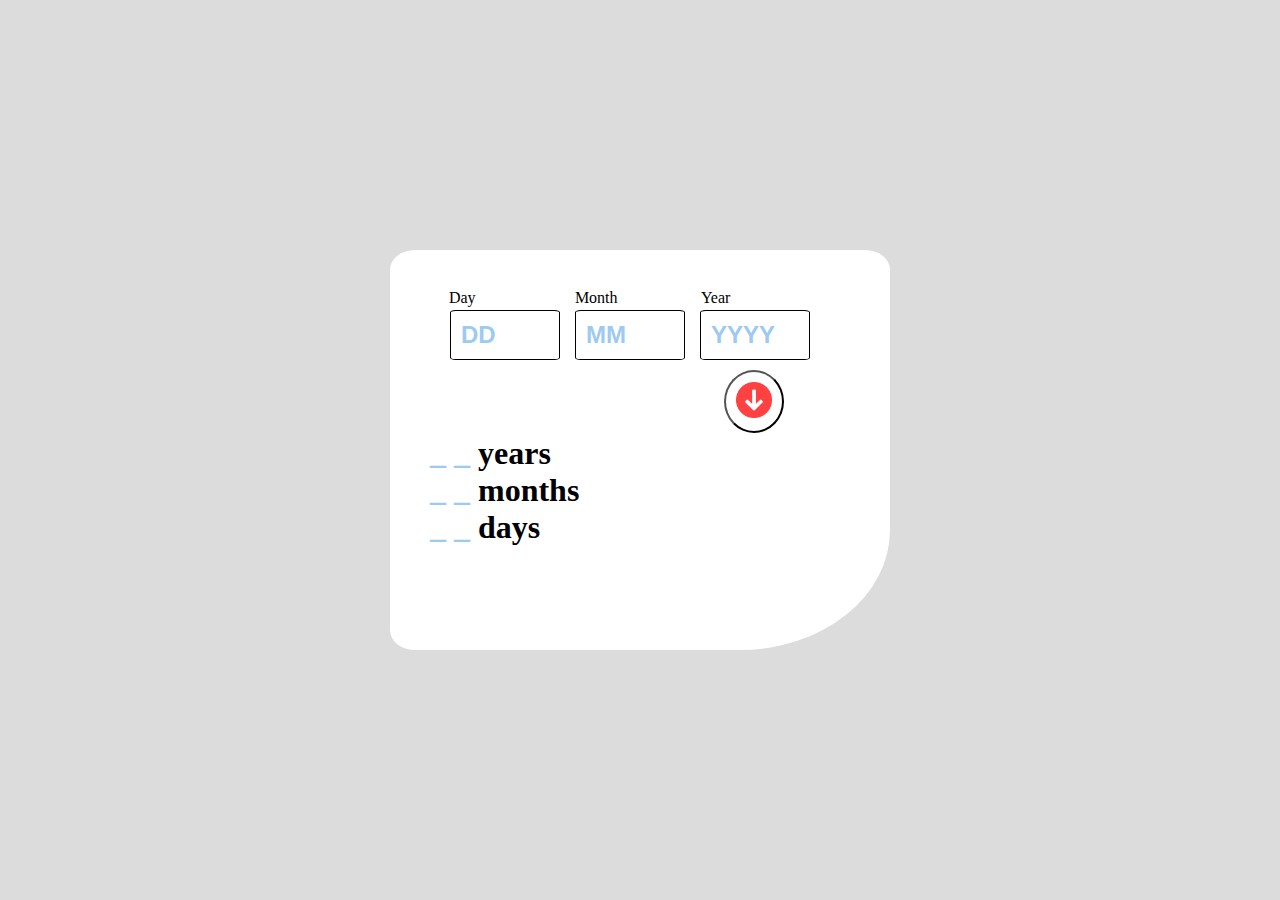
<file: ageCalculator/index.html>
<!DOCTYPE html>
<html lang="en">
<head>
    <meta charset="UTF-8">
    <meta name="viewport" content="width=device-width, initial-scale=1.0">
    <title>Age Calculator</title>
    <link rel="stylesheet" href="./style.css">
</head>
<body>

    <div class="main">
        <div class="input">
            <form>
                
                <input type="number" id="day" placeholder="DD">
                <span class="after-content-day"> Day </span>

               
                <input type="number" id="month" placeholder="MM">
                <span class="after-content-month"> Month </span>

                
                <input type="number" id="year" placeholder="YYYY">
                <span class="after-content-year"> Year </span>
            
               
                
            </form>
            <button id="submitButton"><img src="./down_arrow.png" alt="button-image"> </button>

        </div>

        <div class="result">
            <h1> <span id="resultYear"> _ _</span>    years</h1>
            <h1> <span id="resultMonth"> _ _</span>  months</h1>
            <h1> <span id="resultDay"> _ _</span>  days</h1>

        </div>
    </div>








    <script src="./script.js" defer></script>
    
</body>
</html>
</file>
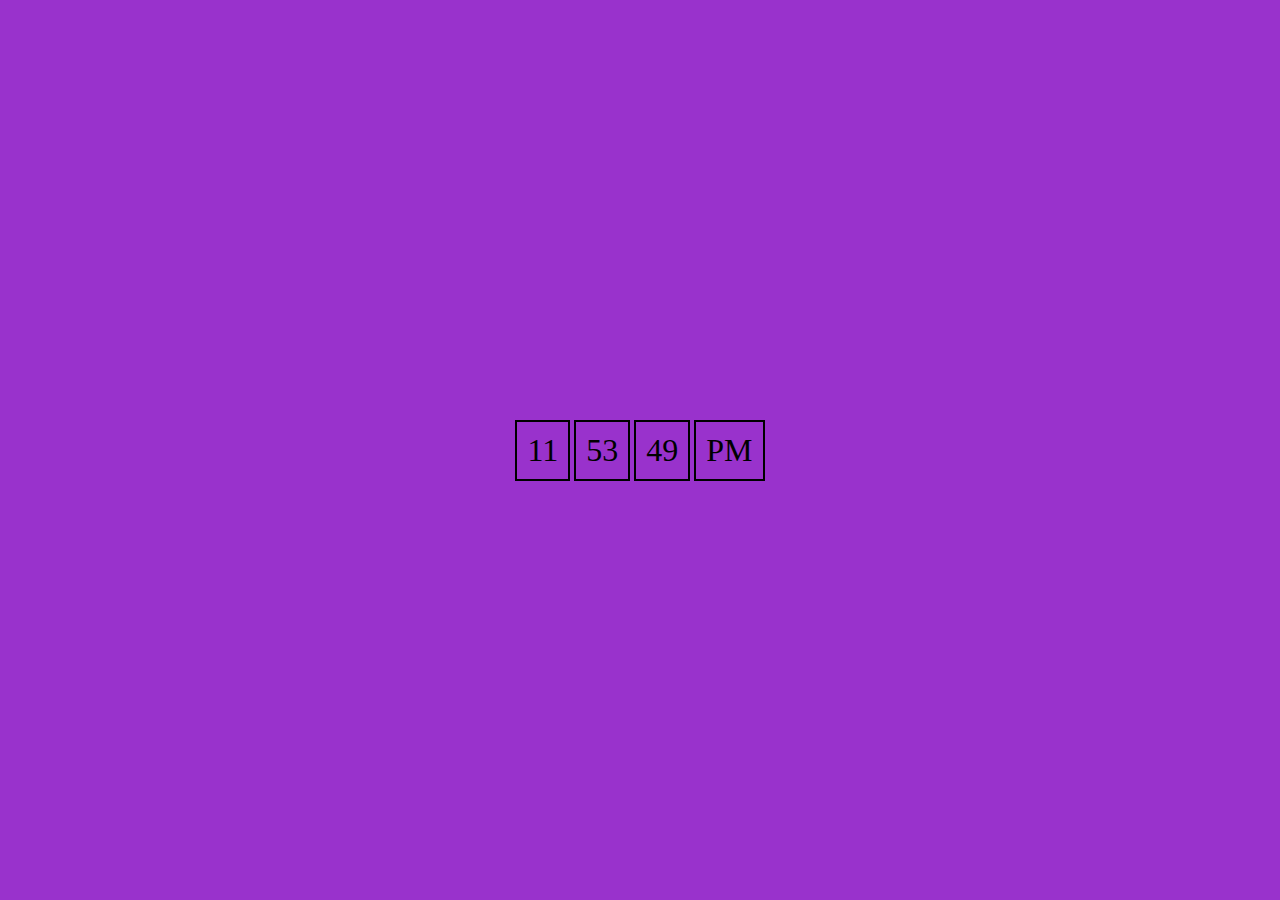
<file: digital_clock/index.html>
<!DOCTYPE html>
<html lang="en">
<head>
    <meta charset="UTF-8">
    <meta name="viewport" content="width=device-width, initial-scale=1.0">
    <title>Digital Clock</title>
    <link rel="stylesheet" href="style.css">
</head>
<body>
    <div class="window">
        <div class="box hour">
            <h1> 12 </h1>
        </div>
        <div class="box minute">
            <h1> 00 </h1>
        </div>
        <div class="box second">
            <h1> 00</h1>
        </div>
        <div class="box amPm">
            <h1>PM</h1>
        </div>

    </div>


    <script src="script.js"></script>
    
</body>
</html>
</file>
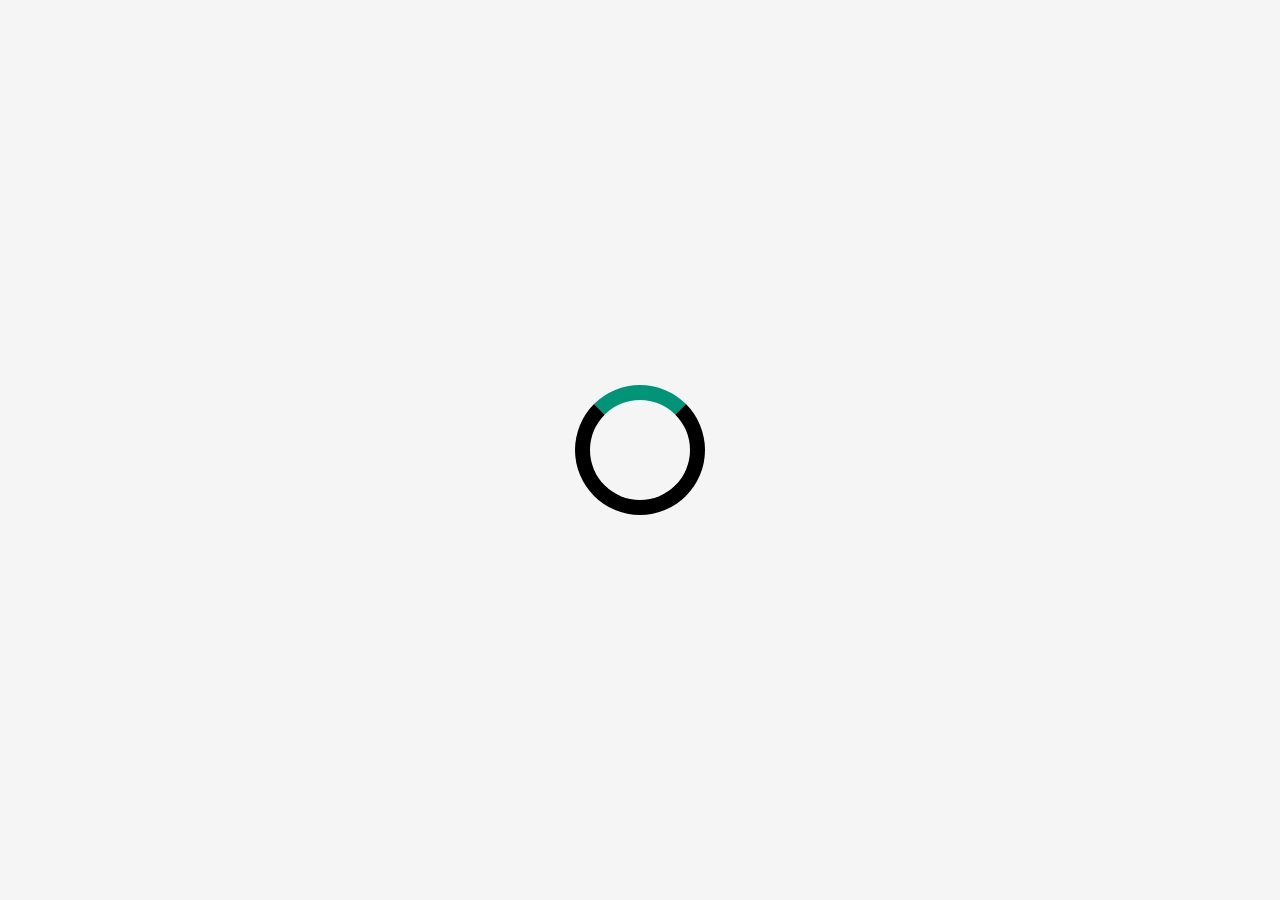
<file: loading_spinner/index.html>
<!DOCTYPE html>
<html lang="en">
<head>
    <meta charset="UTF-8">
    <meta name="viewport" content="width=device-width, initial-scale=1.0">
    <title>Loading Spinner</title>
    <link rel="stylesheet" href="style.css">
</head>
<body>
    <div class="loader">

    </div>
</body>
</html>
</file>
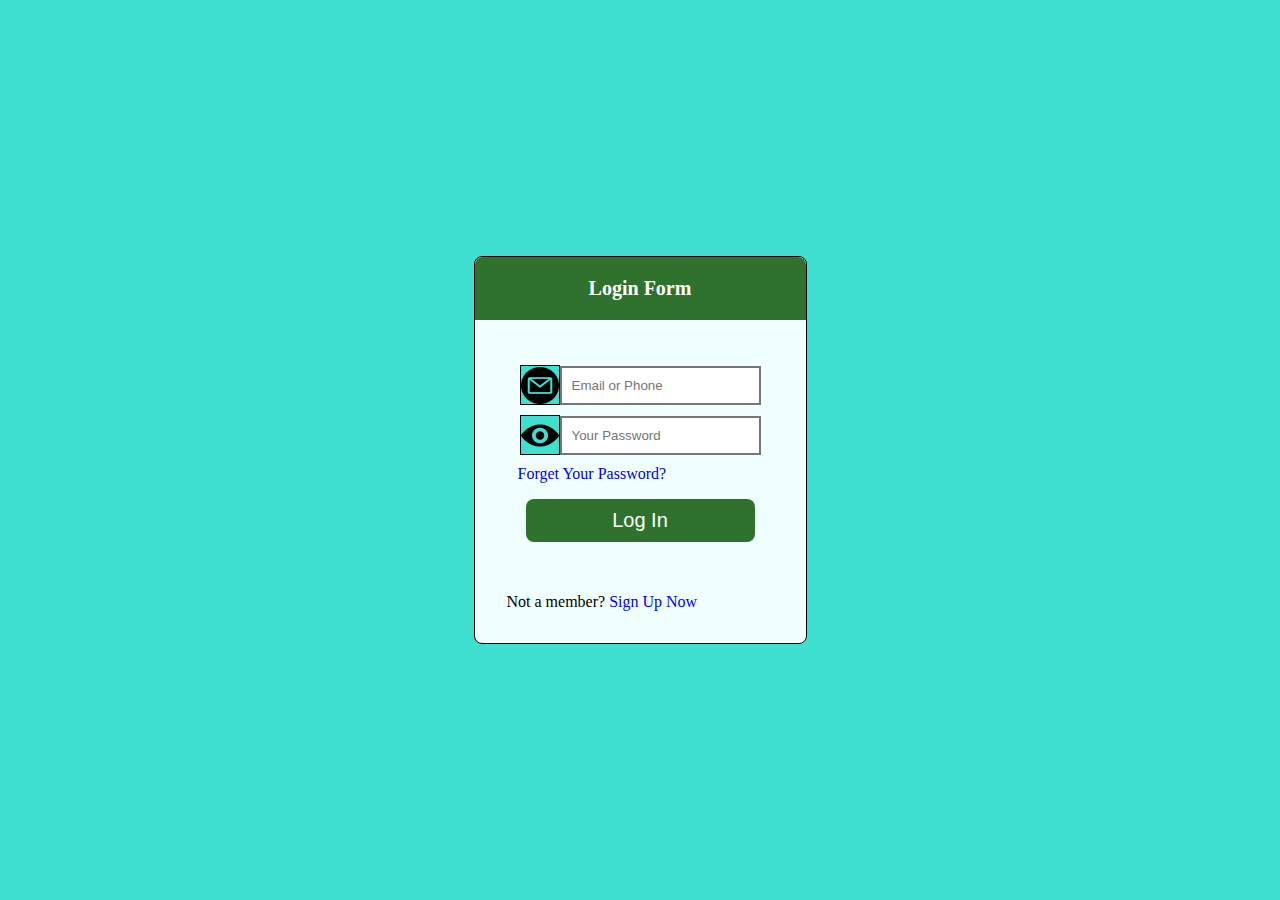
<file: login_form/index.html>
<!DOCTYPE html>
<html lang="en">
<head>
    <meta charset="UTF-8">
    <meta name="viewport" content="width=device-width, initial-scale=1.0">
    <title>Login Form</title>
    <link rel="stylesheet" href="style.css">
</head>
<body>
    <div class="main-body">
        <div class="title-bar">
            <span> Login Form</span>
        </div>

        <div class="form">
            <form action="#">
                <div class="form-item">
                    <img src="email.png"/> 
                    <input type="text" placeholder="Email or Phone" required>
                </div>
                <div class="form-item">
                    <img src="eye.png"/> 
                    <input type="text" placeholder="Your Password" required>
                </div>

                <div class="forget-pass">
                    <span> <a href="#"> Forget Your Password?</a> </span>
                </div>

                <div class="form-item btn">
                    <input  type="submit" value="Log In">
                </div>

            </form>


        </div>


        <div class="last-line">
            <span> Not a member?  <a href="#">Sign Up Now</a>  </span>
        </div>
        

    </div>
    
</body>
</html>
</file>
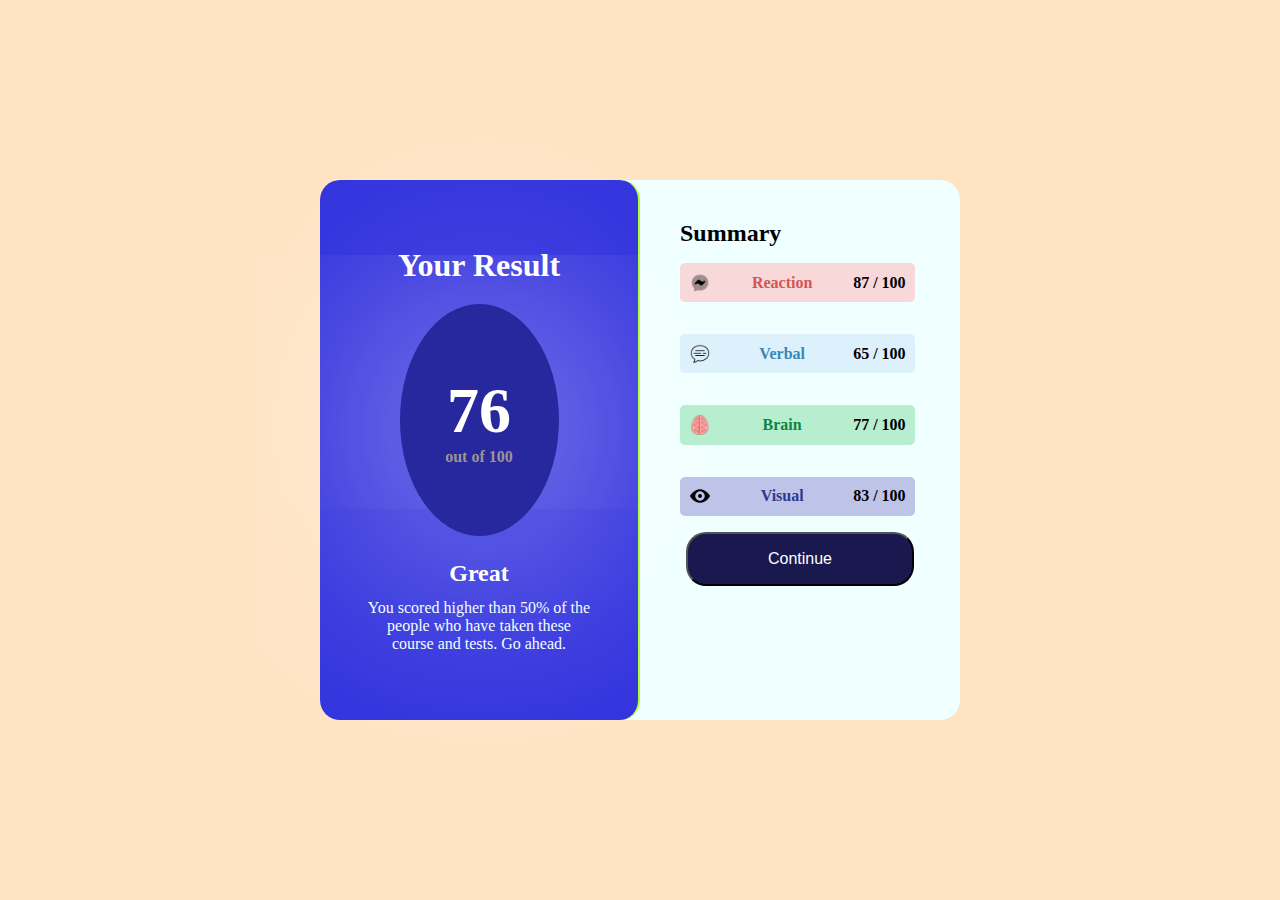
<file: result_summary/index.html>
<!DOCTYPE html>
<html lang="en">
<head>
    <meta charset="UTF-8">
    <meta name="viewport" content="width=device-width, initial-scale=1.0">
    <title>Result Summary </title>
    <link rel="stylesheet" href="style.css">
</head>
<body>
    <div class="main">
        <div class="component">
            <div class="left">

                <div class="title">
                    <h1>Your Result</h1>
                </div>

                <div class="score">

                    <div class="circle">
                        <h1>76</h1>
                        <h2> out of 100</h2>
                    </div>


                </div>

                <div class="comment">
                    <span>Great</span>
                    <p>You scored higher than 50% of the people who have taken these course and tests. Go ahead.</p>

                    


                </div>

            </div>
            <div class="right">

                <div class="title">
                    <h2> Summary</h2>
                </div>

                <div class="scores">
                    <div class="score reaction">
                        <img src="./media/reaction.png">
                        <h1> Reaction</h1>
                        <h1 class="number">87 / 100</h1>
                    </div>
                    <div class="score verbal">
                        <img src="./media/verbal.png">
                        <h1>      Verbal</h1>
                        <h1 class="number">65 / 100</h1>
                    </div>
                    <div class="score brain">
                        <img src="./media/brain.png">
                        <h1> Brain</h1>
                        <h1 class="number">77 / 100</h1>
                    </div>
                    <div class="score visual">
                        <img src="./media/visual.png">
                        <h1> Visual</h1>
                        <h1 class="number">83 / 100</h1>
                    </div>
                </div>

                <div class="button">
                    <button type="submit"> Continue </button>
                </div>

            </div>
        </div>
        
    </div>
    
</body>
</html>
</file>
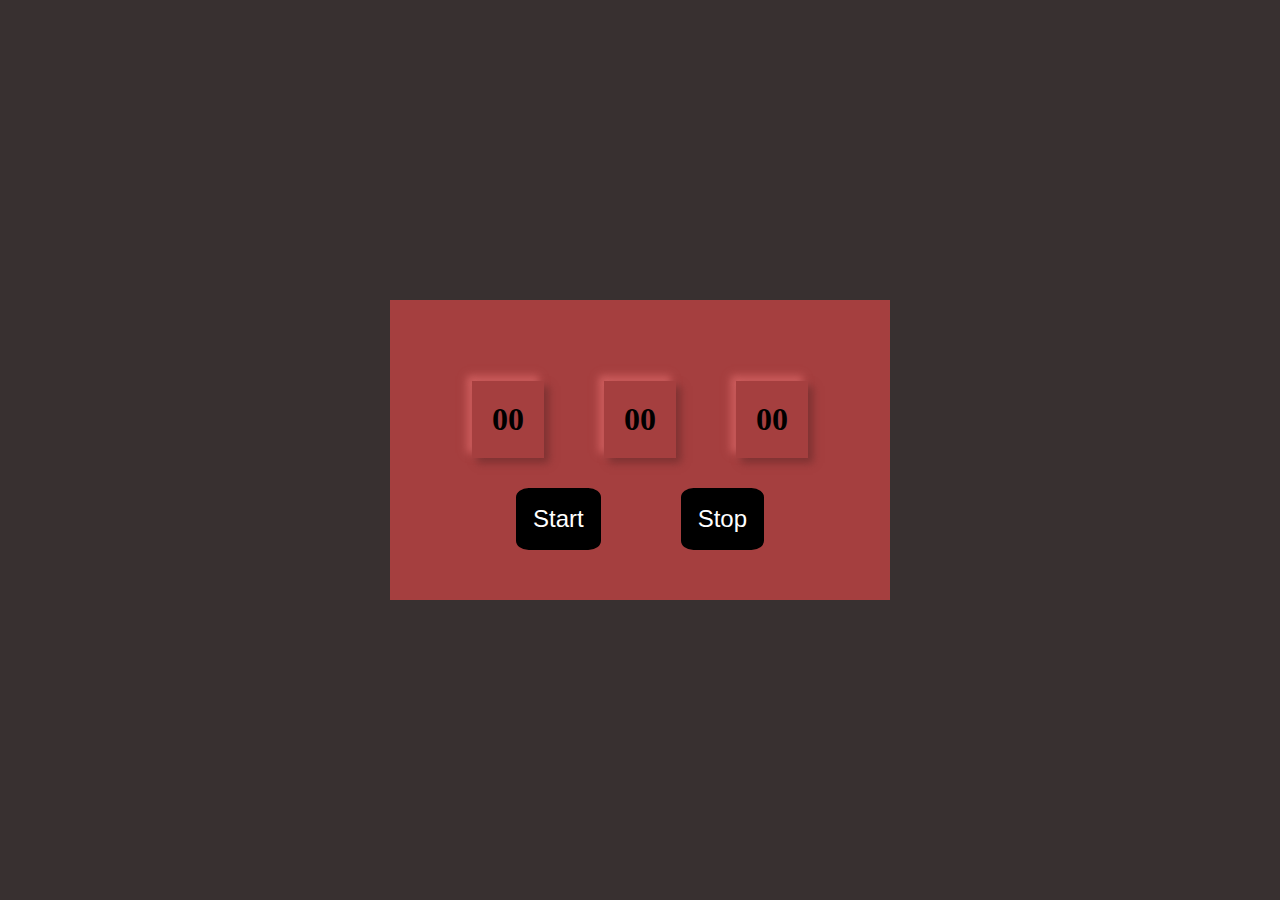
<file: stopwatch/index.html>
<!DOCTYPE html>
<html lang="en">
<head>
    <meta charset="UTF-8">
    <meta name="viewport" content="width=device-width, initial-scale=1.0">
    <title>StopWatch</title>
    <link rel="stylesheet" href="./style.css">
</head>
<body>

    <div class="main">

        <div class="timer">
            <h1 id="hour">00</h1>
            <h1 id="minute">00</h1>
            <h1 id="second">00</h1>

        </div>
        <div class="button">
            <div class="start">
                <button type="button" id="start">Start</button>
            </div>
            <div class="stop">
                <button type="button" id="stop">Stop</button>
            </div>
        </div>


    </div>




    <script src="./script.js" defer></script>

</body>
</html>
</file>
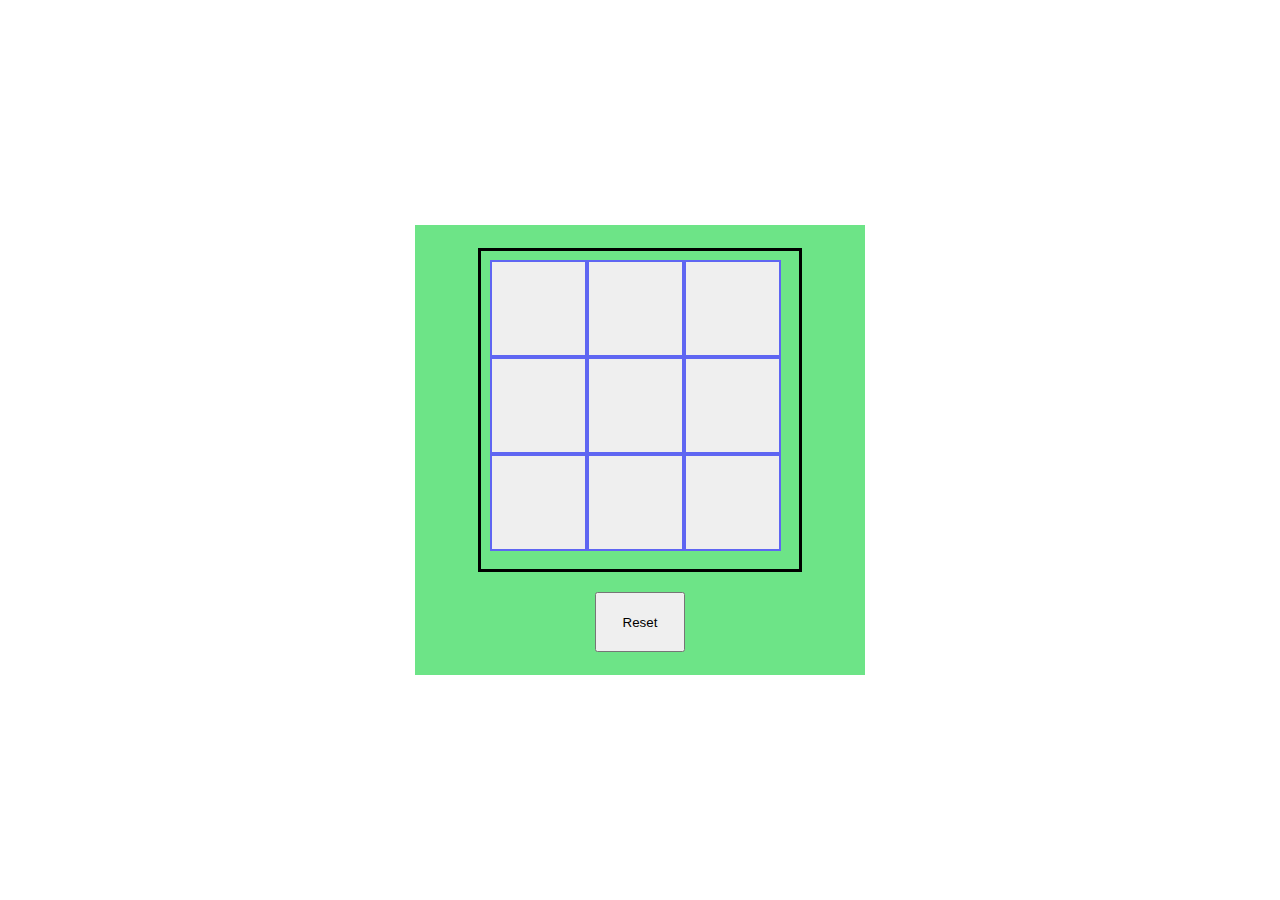
<file: Tic_Tac_Toe_Game/index.html>
<!DOCTYPE html>
<html lang="en">
  <head>
    <meta charset="UTF-8" />
    <meta http-equiv="X-UA-Compatible" content="IE=edge" />
    <meta name="viewport" content="width=device-width, initial-scale=1.0" />
  
    <link rel="stylesheet" href="./style.css" />
    <title>Ninja Tic Tac Toe</title>
  </head>

  <body>


    <div class="container">
        <div class="playbox">
            <div class="row">
                <button class="box" id="1"></button>
                <button class="box" id="2"></button>
                <button class="box" id="3"></button>
            </div>
            <div class="row">
                <button class="box" id="4"></button>
                <button class="box" id="5"></button>
                <button class="box" id="6"></button>
            </div>
            <div class="row">
                <button class="box" id="7"></button>
                <button class="box" id="8"></button>
                <button class="box" id="9"></button>
            </div>
            <div class="winner" > </div>
        </div>

        <button class="reset"> Reset </button>
    </div>
    
    



    <script src="./main.js"> </script>
    
  </body>
</html>
</file>
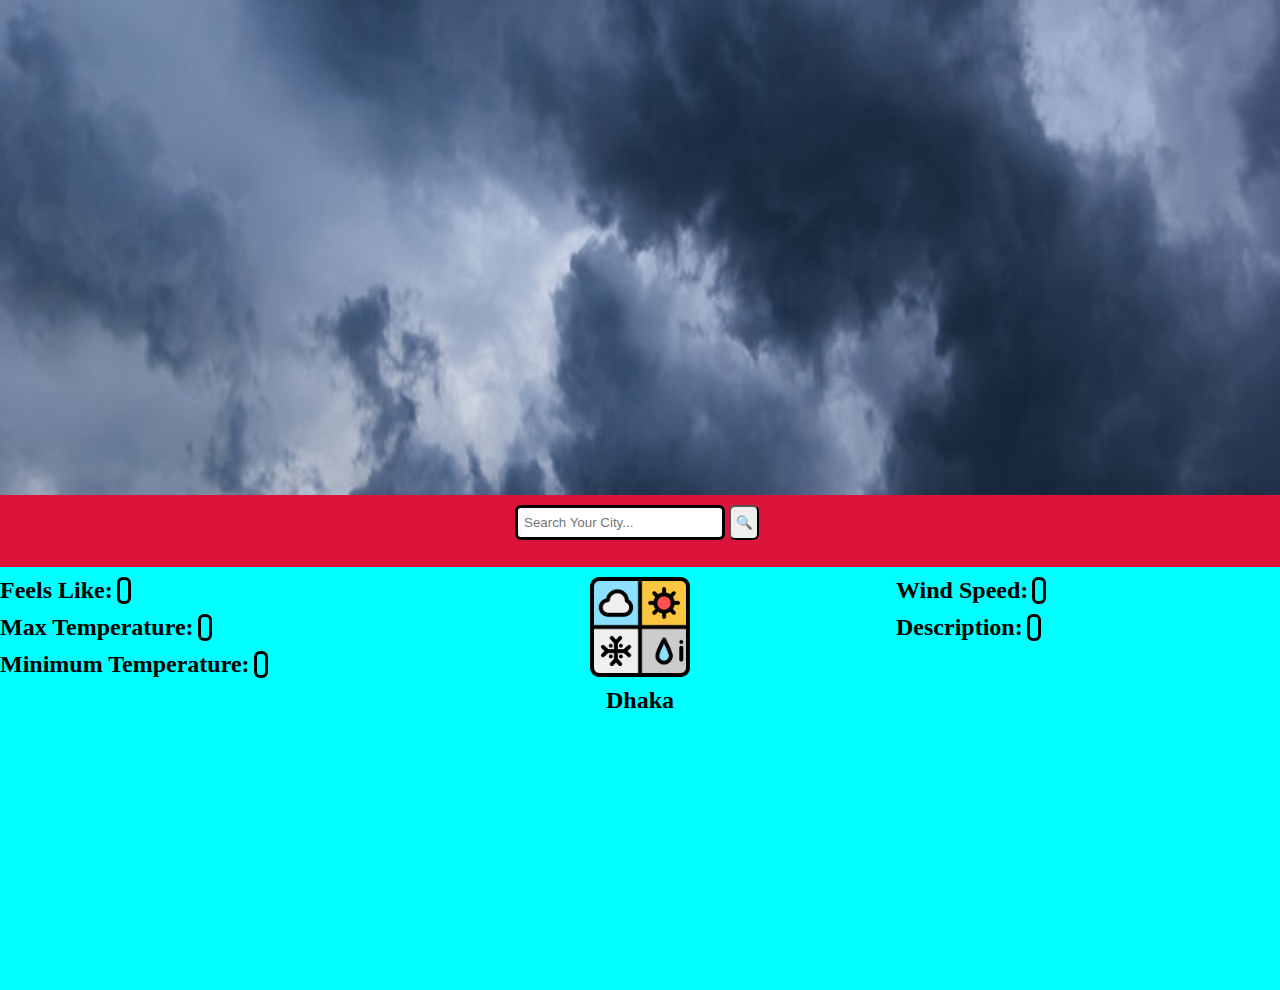
<file: WeatherApp/index.html>
<!DOCTYPE html>
<html lang="en">
<head>
    <meta charset="UTF-8">
    <meta name="viewport" content="width=device-width, initial-scale=1.0">
    <title>Weather App</title>
    <link rel="stylesheet" href="./style.css">
</head>
<body>
    <div class="cover">

    </div>

    <div class="main">
        <form  class="search">
            <input type="text" id="searchInput" placeholder="Search Your City...">
            <button type="submit">&#128269</button>
        </form>
    </div>

    <div class="data">
        <div class="left">

            <div class="semi-data">
                <h2>Feels Like: </h2>
                <h2 class="var" id="feels"></h2>
            </div>
            <div class="semi-data">
                <h2>Max Temperature: </h2>
                <h2 class="var" id="max"></h2>
            </div>
            <div class="semi-data">
                <h2>Minimum Temperature: </h2>
                <h2 class="var" id="min"></h2>
            </div>

        </div>

        <div class="mid">

            <img src="./media/weather_icon.png">
            <h2 id="temperature"></h2>
            <h2 id="cityname"> Dhaka </h2>

        </div>

        <div class="right">
            <div class="semi-data">
                <h2>Wind Speed: </h2>
                <h2 class="var" id="wind"></h2>
            </div>
            <div class="semi-data">
                <h2>Description: </h2>
                <h2 class="var" id="description"></h2>
            </div>


            
        </div>
    </div>





    <script src="./script.js" defer> </script>
    
</body>
</html>
</file>
<file: ageCalculator/style.css>
* {
    padding: 0;
    margin: 0;
    box-sizing: border-box;
}


body {
    background-color:gainsboro;
    height: 100vh;
    width: 100vw;


    display: flex;
    justify-content: center;
    align-items: center;
}

.main {
    background-color: white;
    height: 400px;
    width: 500px;
    border-radius: 5%;
    border-bottom-right-radius: 30%;

    padding: 40px;
}




.input {
    position: relative;
    padding: 20px;
    /* border: 1px solid black; */

    
}

input[type="number"] {

    border: 1.5px solid black;
    border-radius: 5%;
    margin-right: 11px;
    padding: 6px;
    padding-left: 10px;

    color: rgb(157, 202, 240);
    font-weight: bolder;
    font-size: x-large;

    width: 110px;
    height: 50px;
    line-height: 50px;

    /* position: relative; */
}

input[type="number"]::placeholder {
    color:rgb(157, 202, 240);
    font-weight: bolder;
    font-size: x-large;
    /* position: relative; */
    
}

.after-content-day {
    position:absolute;


    height: 30px;
    width: 50px;
    /* background-color: white ; */
    color: black;
    bottom: 68%;
    left: 4.5%;
}





.after-content-month {
    position:absolute;


    height: 30px;
    width: 50px;
    /* background-color: white ; */
    color: black;
    bottom: 68%;

    left: 34.5% ;


}





.after-content-year {
    position:absolute;
    height: 30px;
    width: 50px;
    /* background-color: white ; */
    color: black;
    bottom: 68%;
    left: 64.5%;


}



button {
    /* border: 2px solid black; */
    margin-top: 10px;
    position: absolute;
    left: 70%;
    background-color: white;
    text-align: center;
    border-radius: 50%;

    padding: 10px;
}
button img {
    height: 36px;
    width: auto;
    

    
}


.result {

    /* border: 2px solid black; */
    margin-top: 55px;
}

.result h1 {
    font-weight: bolder;
    font-size: xx-large;
    color: black;
}

.result h1 span {
    font-weight: bolder;
    font-size: xx-large;
    color: rgb(157, 202, 240);
    
}
</file>
<file: digital_clock/style.css>
* {

    margin:0;
    padding: 0;
    box-sizing: border-box;
}

body {
    background-color: darkorchid;
    height: 100vh;
    width: 100vw;

    display: flex;
    justify-content: center;
    align-items: center;
}

.window {
    /* background-color: aquamarine; */

    display: flex;
    flex-direction: row;
    justify-content: center;
    align-items: center;
}

.window .box {
    padding: 10px;
    border: 2px solid black;
    margin: 2px;

    font-size:xx-large;
}
</file>
<file: loading_spinner/style.css>
* {
    margin: 0;
    padding: 0;
    box-sizing: border-box;

}


body {
    background-color: whitesmoke;
    width: 100vw;
    height:  100vh ;

}

.loader {

    position: fixed;
    top: 0;
    left: 0;

    height: 100%;
    width: 100%;

    display: flex;
    justify-content: center;
    align-items: center;
}


.loader::after {
    position: absolute;
    content: "";
    

    width: 100px;
    height: 100px;
    border: 15px solid black;
    border-top: 15px solid #009578;
    border-radius: 50%;

    animation: loader 0.4s ease infinite;
}

@keyframes loader {
    from {
        transform: rotate(0turn);
    }
    to {
        transform: rotate(1turn);
    }
    
}
</file>
<file: login_form/style.css>
* {
    padding: 0;
    margin: 0;
    box-sizing: border-box;
}


body {
    display: flex;
    align-items: center;
    justify-content: center;
    min-height: 100vh;
    background-color: turquoise;
}

.main-body {
    border: 1px solid black;
    
    border-radius: 8px;
    background-color: azure;
    padding-top: 0;
    
}

.main-body .title-bar {
    background-color: rgb(46, 114, 46);
    border-top-right-radius: 8px;
    border-top-left-radius: 8px;
    display: flex;
    align-items: center;
    justify-content: center;
    color: white;
    height: 30%;
    
}

.title-bar span {
    padding: 20px;
    font-size: 20px;
    font-weight: bolder;
}






.main-body .form {
    padding: 35px;
    display: flex;
    align-items: center;
    justify-content: center;
}


.form .form-item {
    display: flex;
    align-items: center;
    margin: 10px;
}

.form-item input {
    padding: 10px;
    border-style: solid;
}

.form .btn {
    background-color: rgb(46, 114, 46);
  
    display: flex;
    align-items: center;
    justify-content: center;
    color: white;
    height: 30%;


    border-radius: 8px;
    margin: 1rem;
}

.btn input {
    background-color: rgb(46, 114, 46);
    border: 0;
    color: white;
    font-size: 20px;

    

}

.form .forget-pass a {
    text-decoration: none;
    padding: 0.5rem;
}








img {
    width: 40px;
    height: 40px;
    border: 1px solid black;
    background-color: turquoise;
    color: white;
    padding-top: 1px;
    
}

.last-line {
    padding: 0 0 2rem 2rem;

}

.last-line a {
    text-decoration: none;
    
    
}
</file>
<file: result_summary/style.css>
* {
    padding: 0;
    margin: 0;
    box-sizing: border-box;
    
}

.main {
    /* border: 3px solid black; */
    background-color: bisque;
    width: 100%;
    height: 100vh;

    display: flex;
    justify-content: center;
    align-items: center;
}


.main .component {
    /* border: 2px solid black; */
    width: 50%;
    height: 60%;
    border-radius: 20px;
    background-color:azure;

    display: flex;

}

.main .component .left {
    width: 50%;
    background-color: rgb(50, 50, 222);
    border-radius: 20px;
    border-right: 2px solid greenyellow;

    display: flex;
    justify-content: center;
    align-items: center;
    flex-direction: column;
}



.main .component .left .title {
    padding-bottom: 20px;
    color: white;
}

.main .component .left .score {
    width: 50%;
    height: 43%;
    border-radius: 60%;
    background-color: rgb(39, 39, 158);
    box-shadow: 3px 10px 800px white;

    display: flex;
    justify-content: center;
    align-items: center;

}

.main .component .left .score .circle{
    display: flex;
    justify-content: center;
    align-items: center;
    column-gap: 10em;
    flex-direction: column;
    color: white;
}

.left .score .circle h1 {
    font-size: 4em;
}
.left .score .circle h2 {
    color: rgb(154, 149, 149);
    font-size: 1em;
}


.main .component .left .comment {
    display: flex;
    flex-direction: column;
    align-items: center;
    justify-content: center;
    margin-top: 15px;
    color: white;

    width: 70%;

}




.comment span {
    font-weight: bold;
    font-size: 1.5em;
    overflow: hidden;

    margin: 9px;
}
.comment p {
    text-align: center;
    overflow: hidden;
    color: azure;
    margin-top: 3px;

}




















.main .component .right {
    width: 50%;
    padding: 2.5rem;
    

}


.main .component .right .scores {
    display: flex;
    align-items: start;
    justify-content: center;
    flex-direction: column;

    width: 100%;
}

.right .scores .score {
    /* border: 2px solid black; */
    display: flex;
    align-items: center;
    justify-content: space-between;


    margin: 1rem 1rem 1rem 0;
    width: 98%;
    font-size: 0.8em;
    padding: 0.6rem;

}

.right .scores .score img {
    height: 20px;
    width: 20px;
    margin-right: 0.1rem;
    
}

.right .scores .score h1  {
    font-size: medium;
}

.right .scores .score .number  {
    text-align: right;
    color:black;
}

.right .scores .reaction  {
    color: rgb(209, 86, 86);
    background-color: rgb(248, 216, 216);
    border-radius: 5px;
}
.right .scores .verbal  {
    color: rgb(56, 136, 180);
    background-color: rgb(221, 241, 252);
    border-radius: 5px;
}

.right .scores .brain  {
    color: rgb(14, 132, 67);
    background-color: rgb(183, 238, 208);
    border-radius: 5px;
}

.right .scores .visual  {
    color: rgb(43, 57, 147);
    background-color: rgb(190, 195, 232);
    border-radius: 5px;
}


.right .button {
    display: flex;
    align-items: center;
    justify-content: center;
}

.right .button button {
    padding: 1rem 5rem 1rem 5rem;
    border-radius: 20px;

    background-color: rgb(25, 25, 80);
    color: white;
    font-size: medium;
}
</file>
<file: stopwatch/style.css>
* {
    padding: 0;
    margin: 0;
    box-sizing: border-box;
}



body {
    background-color: rgb(56, 48, 48);
    width: 100vw;
    height: 100vh;

    display: flex;
    justify-content: center;
    align-items: center;
}

.main {

    height: 300px;
    width: 500px;
    background-color:rgb(165, 63, 63);

    display: flex;
    justify-content: center;
    align-items: center;
    flex-direction: column;


}

.main .button .start button {
    border: 2px solid black;
    background-color: black;
    padding: 15px;
    padding-left: 15px;
    padding-right: 15px;
    color: white;
    border-radius: 15%;
    margin-right: 40px;
    font-size: x-large;
}



.main .button {
    display: flex;
    justify-content: center;
    align-items: center;
    
}

.main .button .stop button {
    border: 2px solid black;
    background-color: black;
    padding: 15px;
    padding-left: 15px;
    padding-right: 15px;
    color: white;
    border-radius: 15%;
    margin-left: 40px;
    font-size: x-large;


}

.main .timer {

    display: flex;
    justify-content: center;
    align-items: center;
}


.main .timer h1 {

    /* background-color:greenyellow ; */
    /* border: 3px solid black; */
    box-shadow: 5px 5px 8px rgb(126, 50, 50), -5px -5px 8px rgb(209, 96, 96) ;
    margin: 30px;
    padding: 20px;
}
</file>
<file: Tic_Tac_Toe_Game/style.css>
body {
    margin: 0; /* Remove default margin from the body */
    height: 100vh; /* Set the height of the body to the full viewport height */
    display: flex;
    justify-content: center; /* Center the outer-container horizontally */
    align-items: center; /* Center the outer-container vertically */
}















.container {
    
    height: 450px;
    width: 450px;
    background: rgb(109, 228, 135);
    display: flex;
    justify-content: center;
    align-items: center;
    flex-direction: column;
}

.playbox {
    border: 3px solid black;
    height: 300px;
    width: 300px;
    padding: 2%;
    display: flex;
    flex-wrap: wrap;
    
}

.box {
    height: 97px;
    width: 97px;
    border: 2.5px solid rgb(95, 102, 242);
    display: flex;
    justify-content: center;
    align-items: center;
    font-size: 20px;

}

.reset {
    margin-top: 20px;
    height: 60px;
    width: 90px;
    font-weight: 400;
}


.winner {
    /* Add necessary styles for the "winner" class div */
    position: absolute;
    top: 50%;
    left: 50%;
    transform: translate(-50%, -50%);
    background-color: rgba(255, 255, 255, 0.8);
    padding: 20px;
    border-radius: 10px;
    display: none;
  }
</file>
<file: WeatherApp/style.css>
* {
    margin: 0;
    padding: 0;
    box-sizing: border-box;
}


body {
    width: 100vw;
    height: 100vh;

    background-color: beige;
}

.cover {
    width: 100%;
    height: 55vh;

    background-color: aqua;
    background-image: url("./media/coverfinal.jpg");
    background-size: 100% 100%;
    background-attachment: fixed;

    background-repeat: no-repeat;
    background-position: center;
}

.main {
    background-color:crimson;
    width: 100%;
    height: 8vh;

    display: flex;
    justify-content: center;
    padding: 5px;

}


.main .search {

    /* background-color: green; */
    height: 35px;
    width: 250px;
    margin: 5px;

    


    
}

input[type="text"] {

    border: 3px solid black;
    padding: 6px;
    border-radius: 6px;

    width: 210px;
    height: 35px;
} 

button {

    height: 35px;
    width: 30px;
    border-radius: 6px;

}

.data {


    height: 47vh;
    width: 100%;
    background-color: aqua;

    display: flex;

}

.data .left {
    /* background-color:blueviolet; */
    width: 30%;
    height: 100%;

}

.data .mid {
    /* background-color: brown; */
    width: 40%;
    height: 100%;
    
    display: flex;
    /* justify-content: center; */
    align-items: center;
    flex-direction: column;
}

.data .right {
    /* background-color:blueviolet; */
    width: 30%;
    height: 100%;

}

.data .mid img {
    width: 100px;
    height: 100px;

    margin: 10px;
}


.semi-data {


    display: flex;
    margin-top: 10px ;

}

.semi-data .var {
    border: 3px solid black;
    margin-left: 4px;
    padding: 4px;
    border-radius: 6px;
    color:maroon
}
</file>
